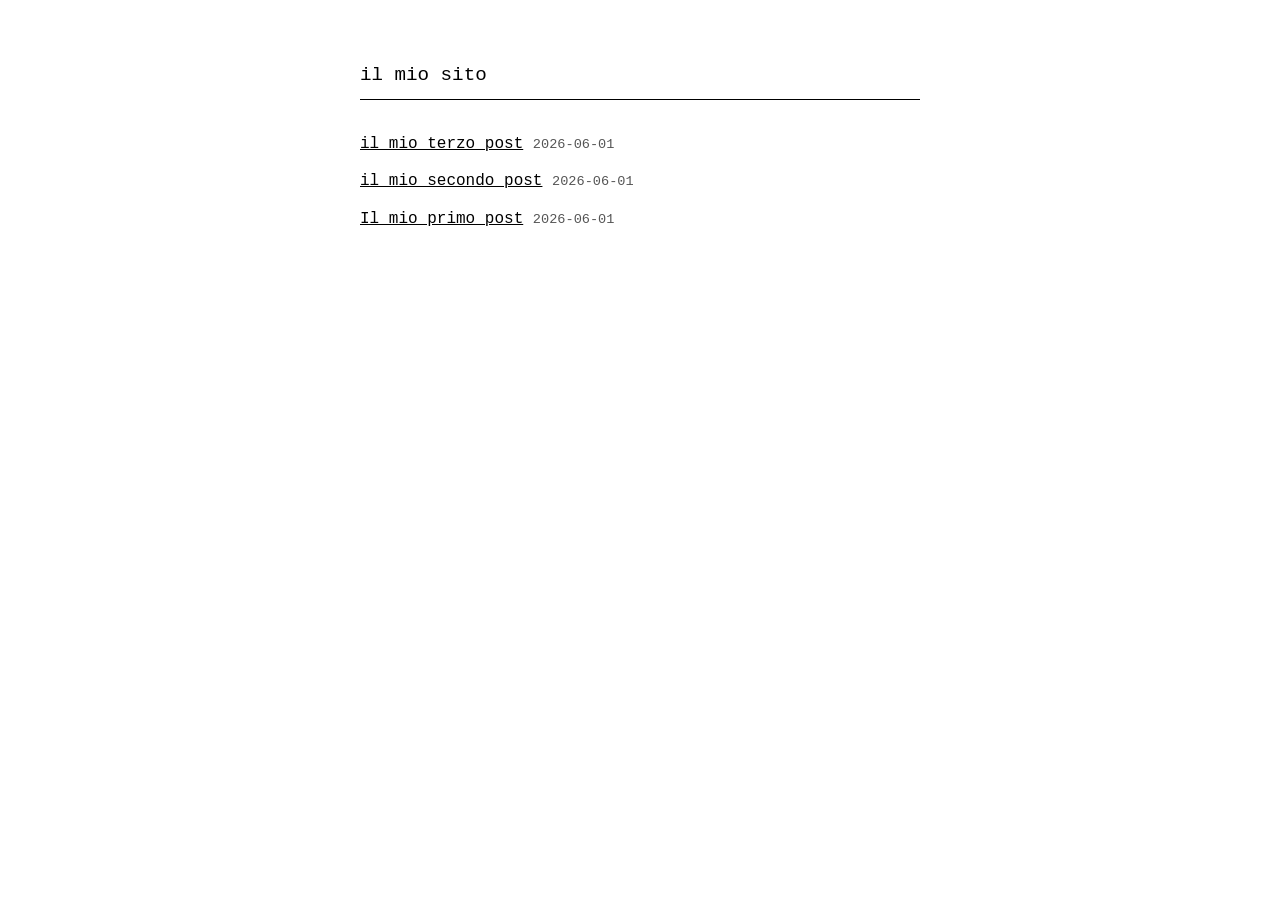
<file: index.html>
<!DOCTYPE html>
<html lang="it">
<head>
  <meta charset="utf-8">
  <meta name="viewport" content="width=device-width, initial-scale=1">
  <title>il mio sito</title>
  <link rel="stylesheet" href="stile.css">
</head>
<body>
  <h1>il mio sito</h1>
  <ul>
<li><a href="posts/2026-06-01-terzo-post.html">il mio terzo post</a> <span class="data">2026-06-01</span></li>
<li><a href="posts/2026-06-01-secondo-post.html">il mio secondo post</a> <span class="data">2026-06-01</span></li>
<li><a href="posts/2026-06-01-primo-post.html">Il mio primo post</a> <span class="data">2026-06-01</span></li>
  </ul>
</body>
</html>
</file>
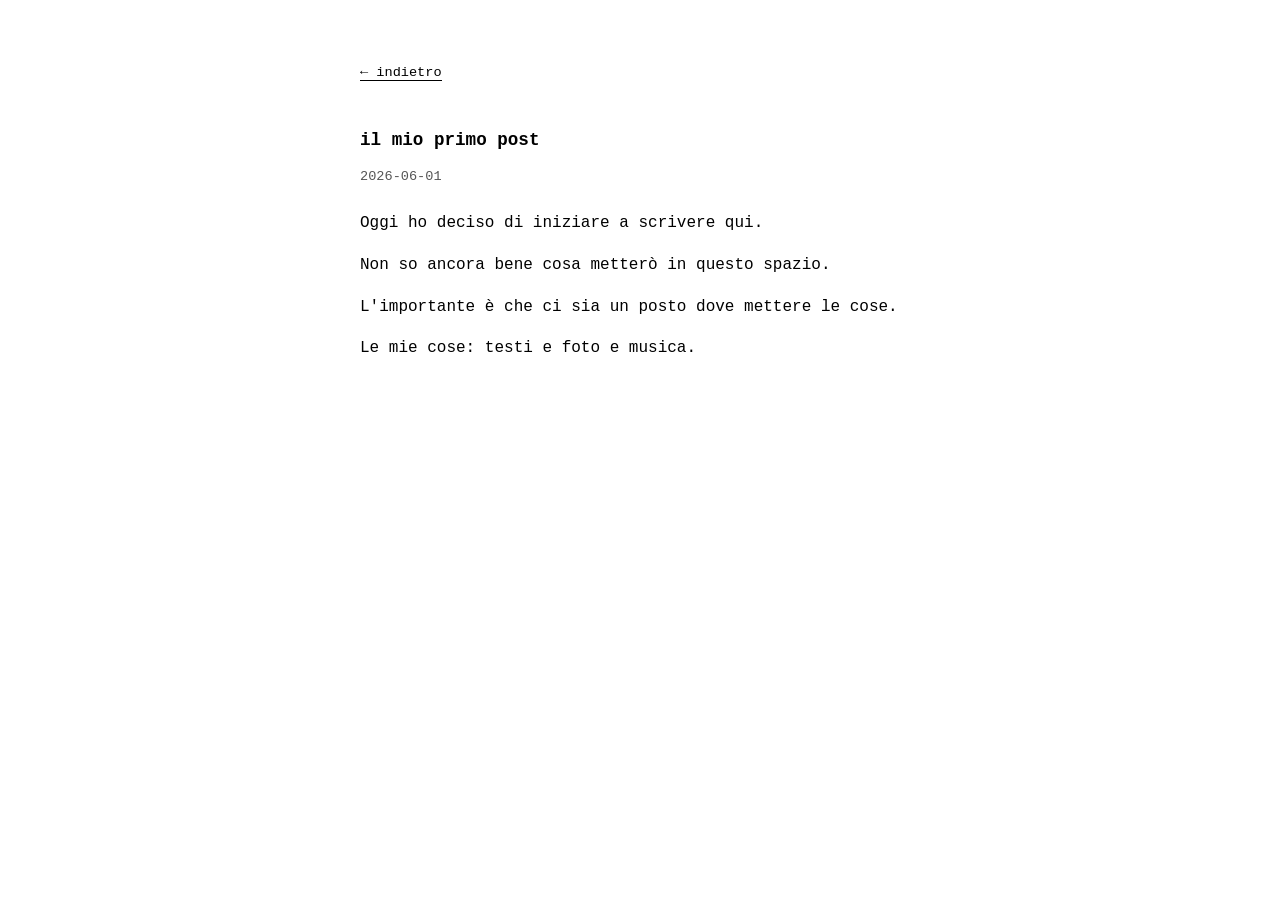
<file: posts/2026-06-01-primo-post.html>
<!DOCTYPE html>
<html lang="it">
<head>
  <meta charset="utf-8">
  <meta name="viewport" content="width=device-width, initial-scale=1">
  <title>Il mio primo post</title>
  <link rel="stylesheet" href="../stile.css">
</head>
<body>
  <nav><a href="../index.html">← indietro</a></nav>
  <article>
    <h1>Il mio primo post</h1>
    <p class="data">2026-06-01</p>
    
    <p>Oggi ho deciso di iniziare a scrivere qui.</p>
<p>Non so ancora bene cosa metterò in questo spazio.</p>
<p>L'importante è che ci sia un posto dove mettere le cose.</p>
<p>Le mie cose: testi e foto e musica.</p>
  </article>
</body>
</html>
</file>
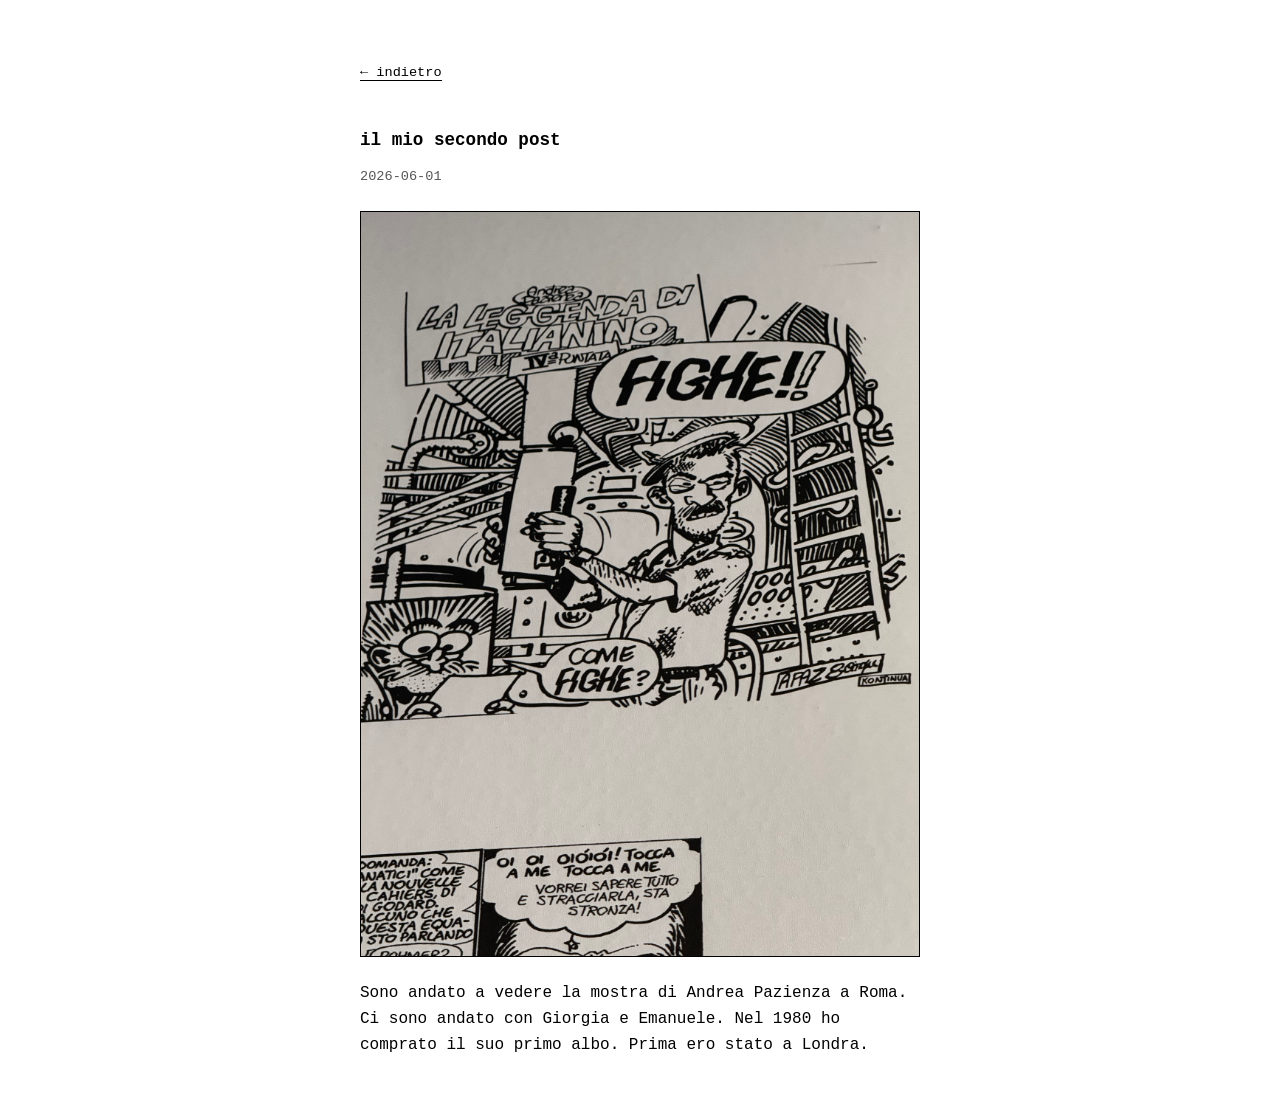
<file: posts/2026-06-01-secondo-post.html>
<!DOCTYPE html>
<html lang="it">
<head>
  <meta charset="utf-8">
  <meta name="viewport" content="width=device-width, initial-scale=1">
  <title>il mio secondo post</title>
  <link rel="stylesheet" href="../stile.css">
</head>
<body>
  <nav><a href="../index.html">← indietro</a></nav>
  <article>
    <h1>il mio secondo post</h1>
    <p class="data">2026-06-01</p>
    <img src="../foto/fighe.jpeg" alt="">
    <p>Sono andato a vedere la mostra di Andrea Pazienza a Roma. Ci sono andato con Giorgia e Emanuele.
Nel 1980 ho comprato il suo primo albo. Prima ero stato a Londra.</p>
  </article>
</body>
</html>
</file>
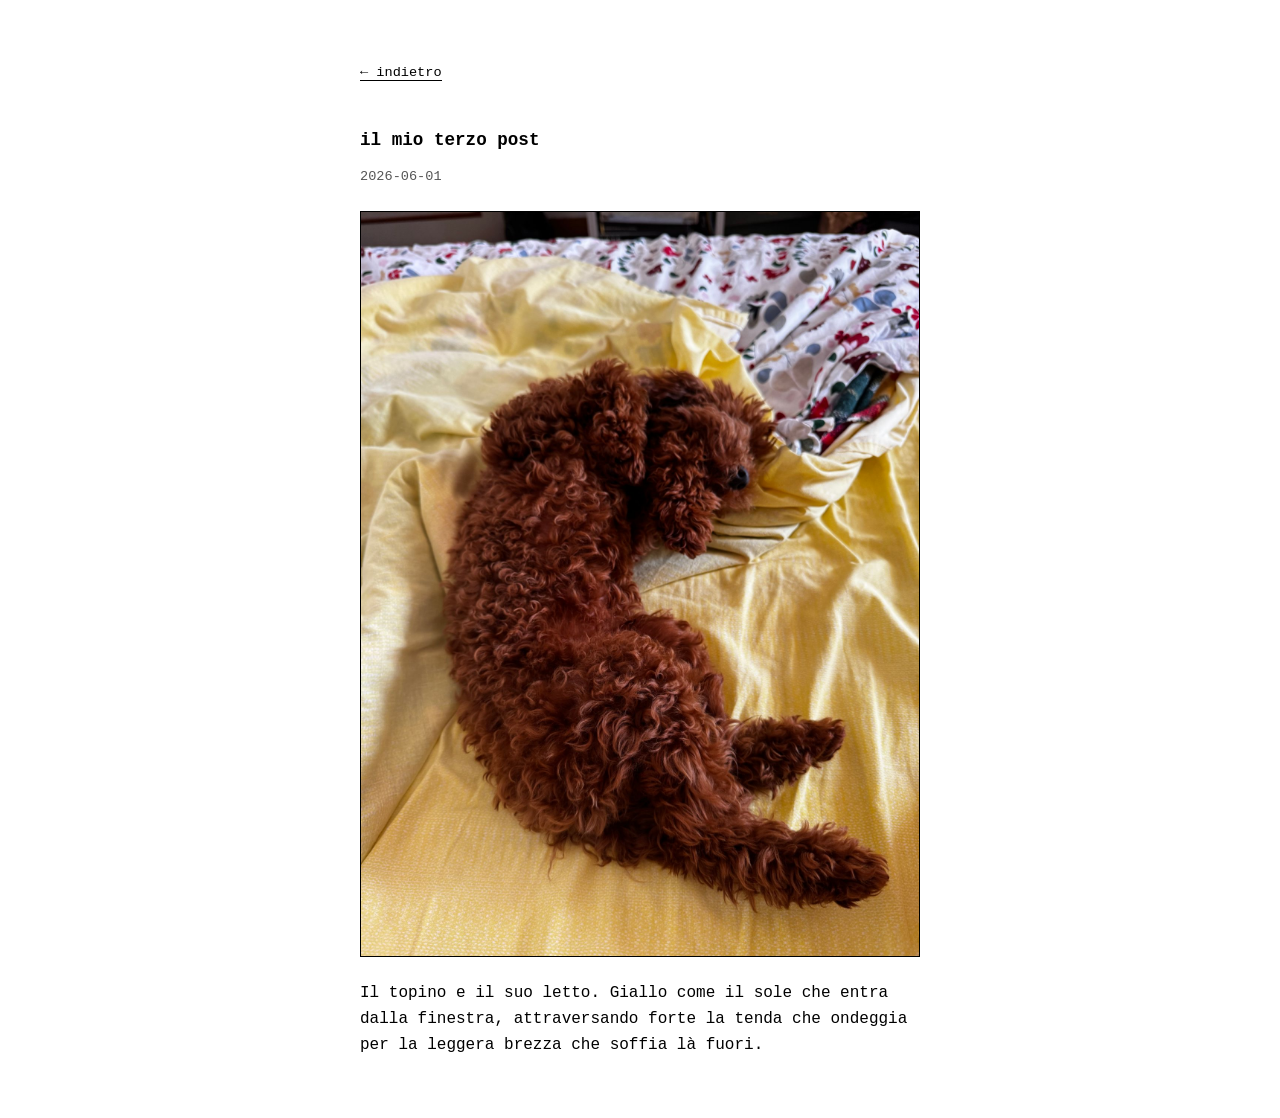
<file: posts/2026-06-01-terzo-post.html>
<!DOCTYPE html>
<html lang="it">
<head>
  <meta charset="utf-8">
  <meta name="viewport" content="width=device-width, initial-scale=1">
  <title>il mio terzo post</title>
  <link rel="stylesheet" href="../stile.css">
</head>
<body>
  <nav><a href="../index.html">← indietro</a></nav>
  <article>
    <h1>il mio terzo post</h1>
    <p class="data">2026-06-01</p>
    <img src="../foto/cane.jpg" alt="">
    <p>Il topino e il suo letto. Giallo come il sole che entra dalla finestra, attraversando forte la tenda che ondeggia per la leggera brezza che soffia là fuori.</p>
  </article>
</body>
</html>
</file>
<file: stile.css>
/* reset: togli tutto quello che il browser aggiunge di suo */
* {
  margin: 0;
  padding: 0;
  box-sizing: border-box;
}

body {
  background: #ffffff;
  color: #000000;
  font-family: "Courier New", Courier, monospace;
  font-size: 16px;
  line-height: 1.6;
  max-width: 600px;
  margin: 60px auto;
  padding: 0 20px;
}

/* titolo principale della homepage */
h1 {
  font-size: 1.2rem;
  font-weight: normal;
  text-transform: lowercase;
  border-bottom: 1px solid #000;
  padding-bottom: 8px;
  margin-bottom: 32px;
}

/* titolo del singolo post */
article h1 {
  font-size: 1.1rem;
  font-weight: bold;
  border-bottom: none;
  margin-bottom: 4px;
}

/* data sotto il titolo */
.data {
  font-size: 0.85rem;
  color: #555;
  margin-bottom: 24px;
}

/* lista dei post in homepage */
ul {
  list-style: none;
}

ul li {
  margin-bottom: 12px;
}

ul li a {
  color: #000;
  text-decoration: underline;
}

ul li a:hover {
  background: #000;
  color: #fff;
}

/* link "← indietro" */
nav {
  margin-bottom: 40px;
}

nav a {
  color: #000;
  text-decoration: none;
  font-size: 0.85rem;
  border-bottom: 1px solid #000;
}

nav a:hover {
  background: #000;
  color: #fff;
}

/* paragrafi del testo */
p {
  margin-bottom: 16px;
}

/* foto nel post */
img {
  display: block;
  max-width: 100%;
  margin: 24px 0;
  border: 1px solid #000;
}
</file>
